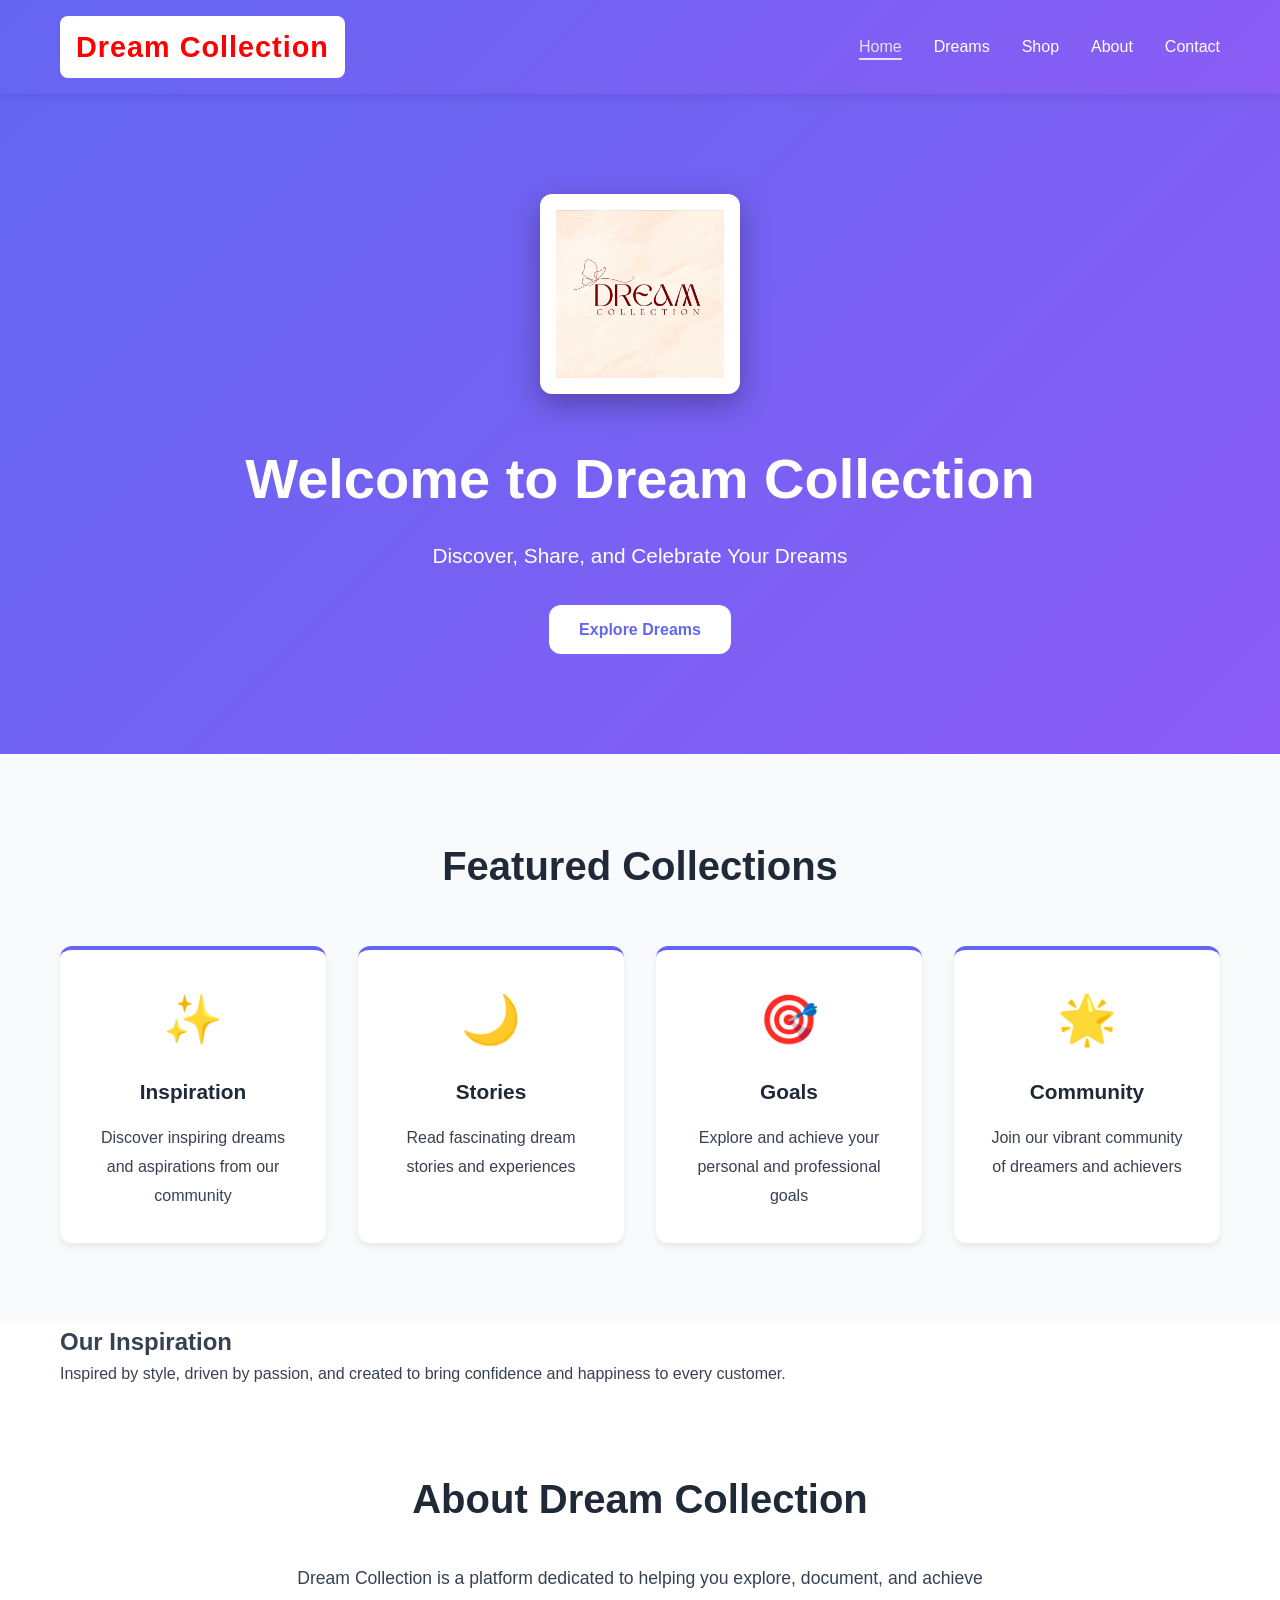
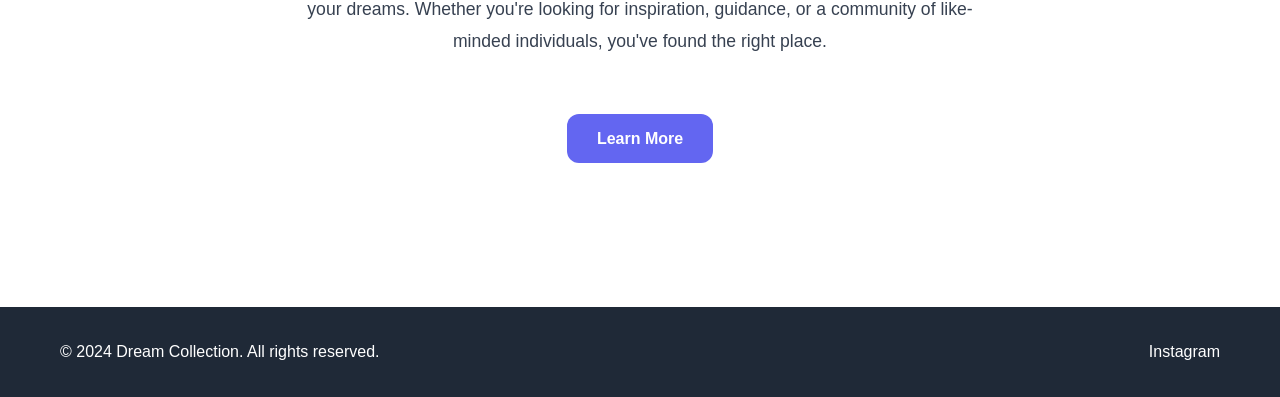
<file: index.html>
<!DOCTYPE html>
<html lang="en">
<head>
    <meta charset="UTF-8">
    <meta name="viewport" content="width=device-width, initial-scale=1.0">
    <title>Dream Collection - Explore Your Dreams</title>
    <link rel="stylesheet" href="styles.css">
</head>
<body>
    <!-- Navigation -->
    <nav class="navbar">
        <div class="container">
            <div class="logo">Dream Collection</div>
            <ul class="nav-menu">
                <li><a href="index.html" class="active">Home</a></li>
                <li><a href="dreams.html">Dreams</a></li>
                <li><a href="shop.html">Shop</a></li>
                <li><a href="about.html">About</a></li>
                <li><a href="contact.html">Contact</a></li>
            </ul>
        </div>
    </nav>

    <!-- Hero Section -->
    <section class="hero">
        <div class="hero-content">
            <div class="hero-logo">
                <img src="logo.jpg.jpeg" alt="Dream Collection Logo" class="logo-image">
            </div>
            <h1>Welcome to Dream Collection</h1>
            <p>Discover, Share, and Celebrate Your Dreams</p>
            <a href="dreams.html" class="btn btn-primary">Explore Dreams</a>
        </div>
    </section>

    <!-- Featured Section -->
    <section class="featured">
        <div class="container">
            <h2>Featured Collections</h2>
            <div class="featured-grid">
                <div class="card">
                    <div class="card-icon">✨</div>
                    <h3>Inspiration</h3>
                    <p>Discover inspiring dreams and aspirations from our community</p>
                </div>
                <div class="card">
                    <div class="card-icon">🌙</div>
                    <h3>Stories</h3>
                    <p>Read fascinating dream stories and experiences</p>
                </div>
                <div class="card">
                    <div class="card-icon">🎯</div>
                    <h3>Goals</h3>
                    <p>Explore and achieve your personal and professional goals</p>
                </div>
                <div class="card">
                    <div class="card-icon">🌟</div>
                    <h3>Community</h3>
                    <p>Join our vibrant community of dreamers and achievers</p>
                </div>
            </div>
        </div>
    </section>

    <!-- Our Inspiration Section -->
    <section class="inspiration">
        <div class="container">
            <h2>Our Inspiration</h2>
            <p>Inspired by style, driven by passion, and created to bring confidence and happiness to every customer.</p>
        </div>
    </section>

    <!-- About Section -->
    <section class="about-preview">
        <div class="container">
            <h2>About Dream Collection</h2>
            <p>Dream Collection is a platform dedicated to helping you explore, document, and achieve your dreams. Whether you're looking for inspiration, guidance, or a community of like-minded individuals, you've found the right place.</p>
            <a href="about.html" class="btn btn-secondary">Learn More</a>
        </div>
    </section>

    <!-- Footer -->
    <footer class="footer">
        <div class="container">
            <p>&copy; 2024 Dream Collection. All rights reserved.</p>
            <div class="social-links">
                <a href="https://instagram.com/dreamcollection.jewellery" target="_blank">Instagram</a>
            </div>
        </div>
    </footer>
</body>
</html>
</file>
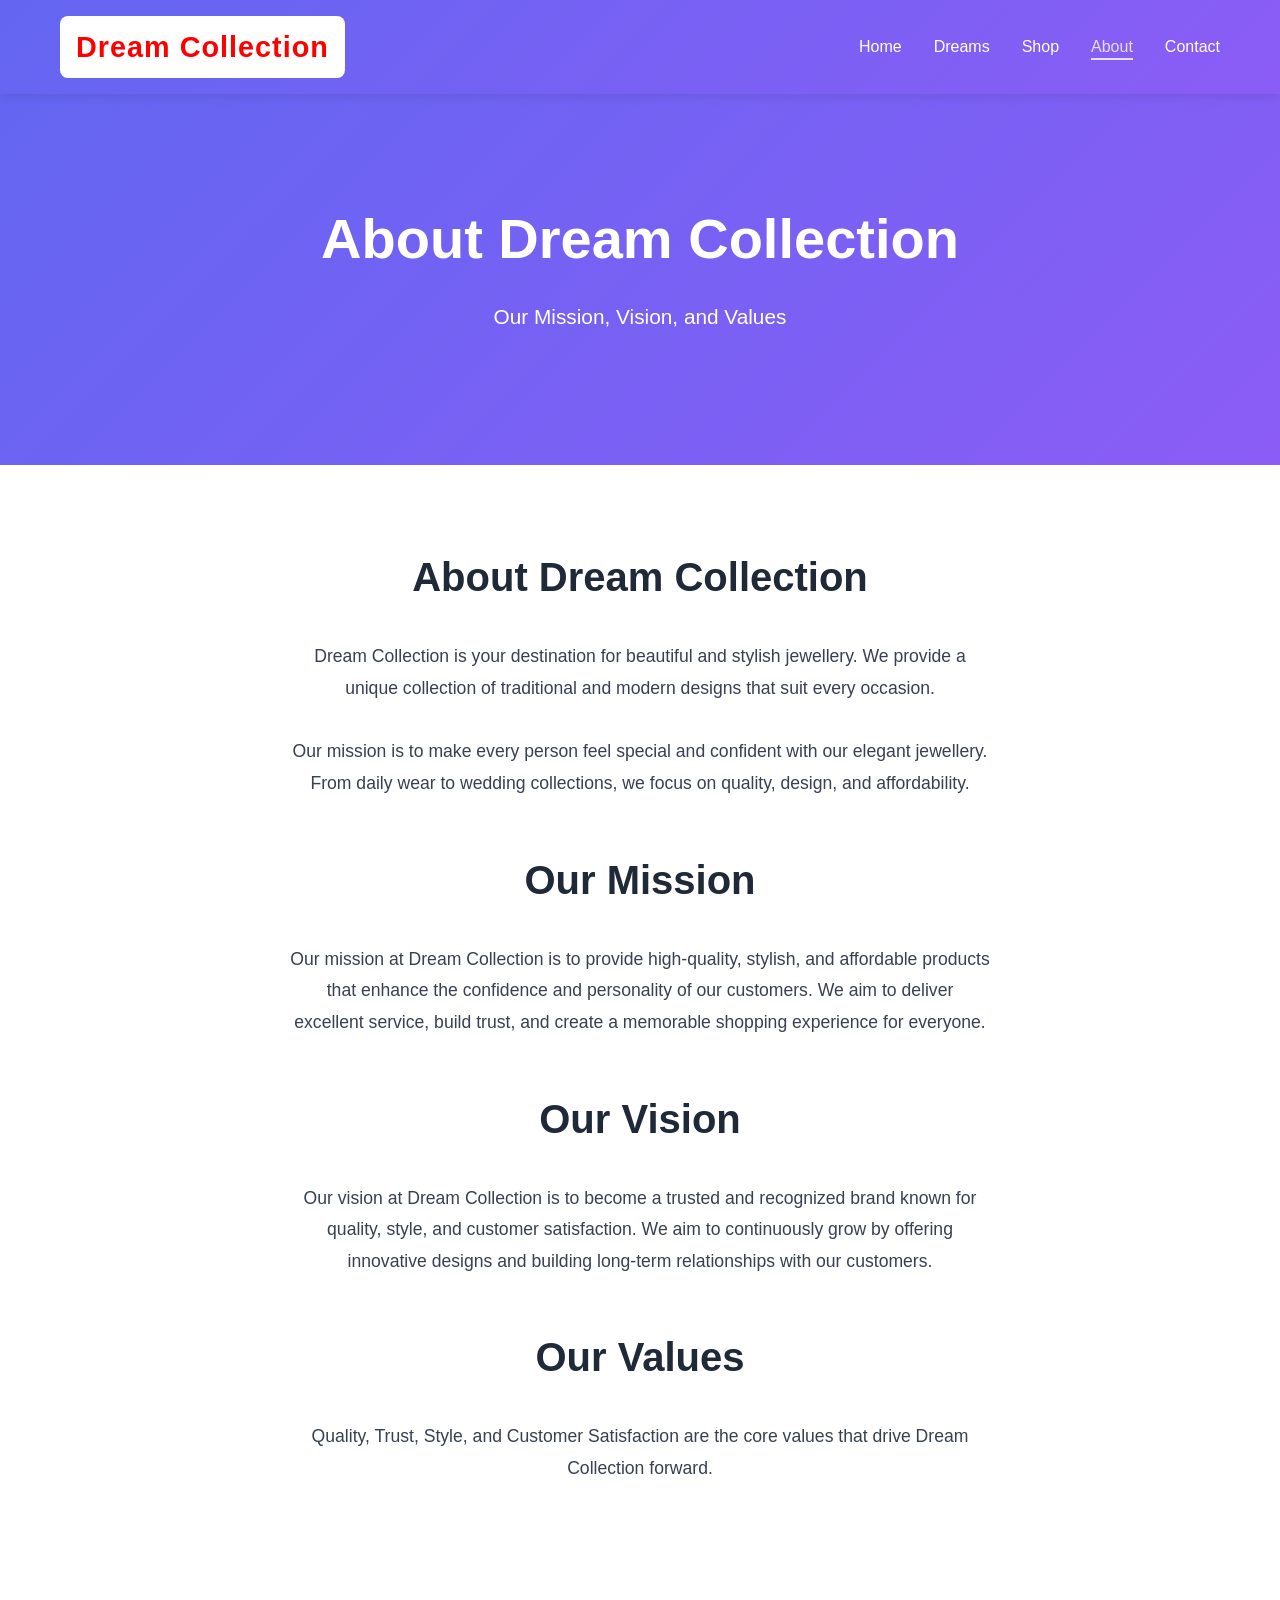
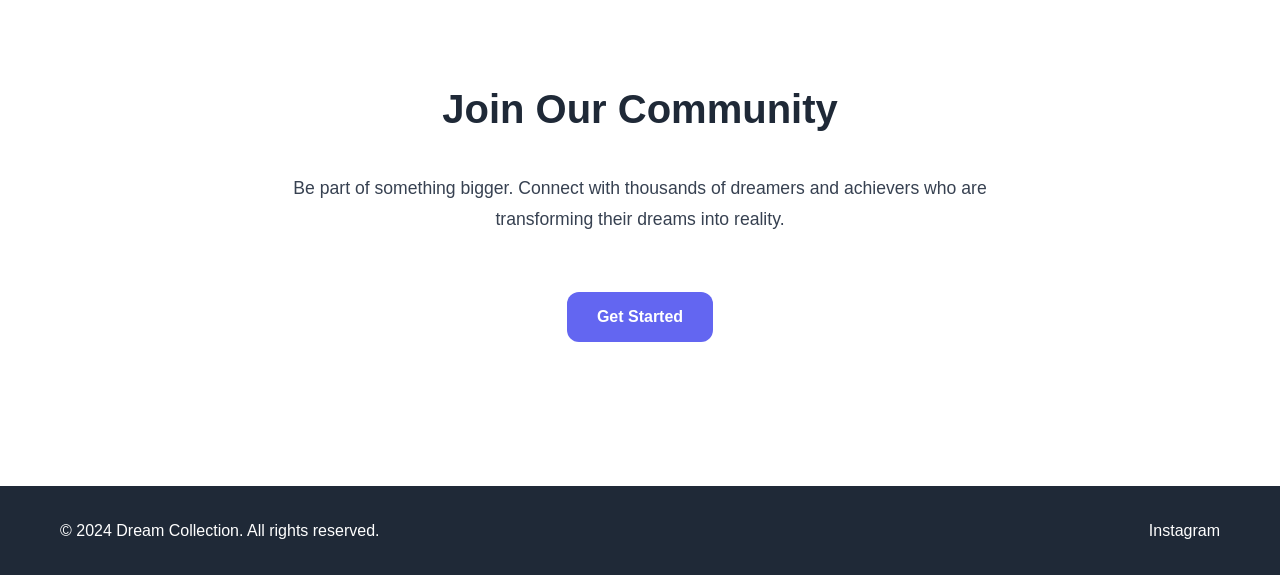
<file: about.html>
<!DOCTYPE html>
<html lang="en">
<head>
    <meta charset="UTF-8">
    <meta name="viewport" content="width=device-width, initial-scale=1.0">
    <title>About - Dream Collection</title>
    <link rel="stylesheet" href="styles.css">
</head>
<body>
    <!-- Navigation -->
    <nav class="navbar">
        <div class="container">
            <div class="logo">Dream Collection</div>
            <ul class="nav-menu">
                <li><a href="index.html">Home</a></li>
                <li><a href="dreams.html">Dreams</a></li>
                <li><a href="shop.html">Shop</a></li>
                <li><a href="about.html" class="active">About</a></li>
                <li><a href="contact.html">Contact</a></li>
            </ul>
        </div>
    </nav>

    <!-- Header -->
    <section class="hero" style="min-height: 300px;">
        <div class="hero-content">
            <h1>About Dream Collection</h1>
            <p>Our Mission, Vision, and Values</p>
        </div>
    </section>

    <!-- Content -->
    <section class="about-preview">
        <div class="container">
            <h2>About Dream Collection</h2>
            <p>Dream Collection is your destination for beautiful and stylish jewellery. We provide a unique collection of traditional and modern designs that suit every occasion.</p>
            
            <p style="margin-top: 1.5rem;">Our mission is to make every person feel special and confident with our elegant jewellery. From daily wear to wedding collections, we focus on quality, design, and affordability.</p>
            
            <h2 style="margin-top: 3rem;">Our Mission</h2>
            <p>Our mission at Dream Collection is to provide high-quality, stylish, and affordable products that enhance the confidence and personality of our customers. We aim to deliver excellent service, build trust, and create a memorable shopping experience for everyone.</p>
            
            <h2 style="margin-top: 3rem;">Our Vision</h2>
            <p>Our vision at Dream Collection is to become a trusted and recognized brand known for quality, style, and customer satisfaction. We aim to continuously grow by offering innovative designs and building long-term relationships with our customers.</p>
            
            <h2 style="margin-top: 3rem;">Our Values</h2>
            <p>Quality, Trust, Style, and Customer Satisfaction are the core values that drive Dream Collection forward.</p>
        </div>
    </section>

    <!-- CTA -->
    <section class="about-preview">
        <div class="container">
            <h2>Join Our Community</h2>
            <p>Be part of something bigger. Connect with thousands of dreamers and achievers who are transforming their dreams into reality.</p>
            <a href="contact.html" class="btn btn-secondary">Get Started</a>
        </div>
    </section>

    <!-- Footer -->
    <footer class="footer">
        <div class="container">
            <p>&copy; 2024 Dream Collection. All rights reserved.</p>
            <div class="social-links">
                <a href="https://instagram.com/dreamcollection.jewellery" target="_blank">Instagram</a>
            </div>
        </div>
    </footer>
</body>
</html>
</file>
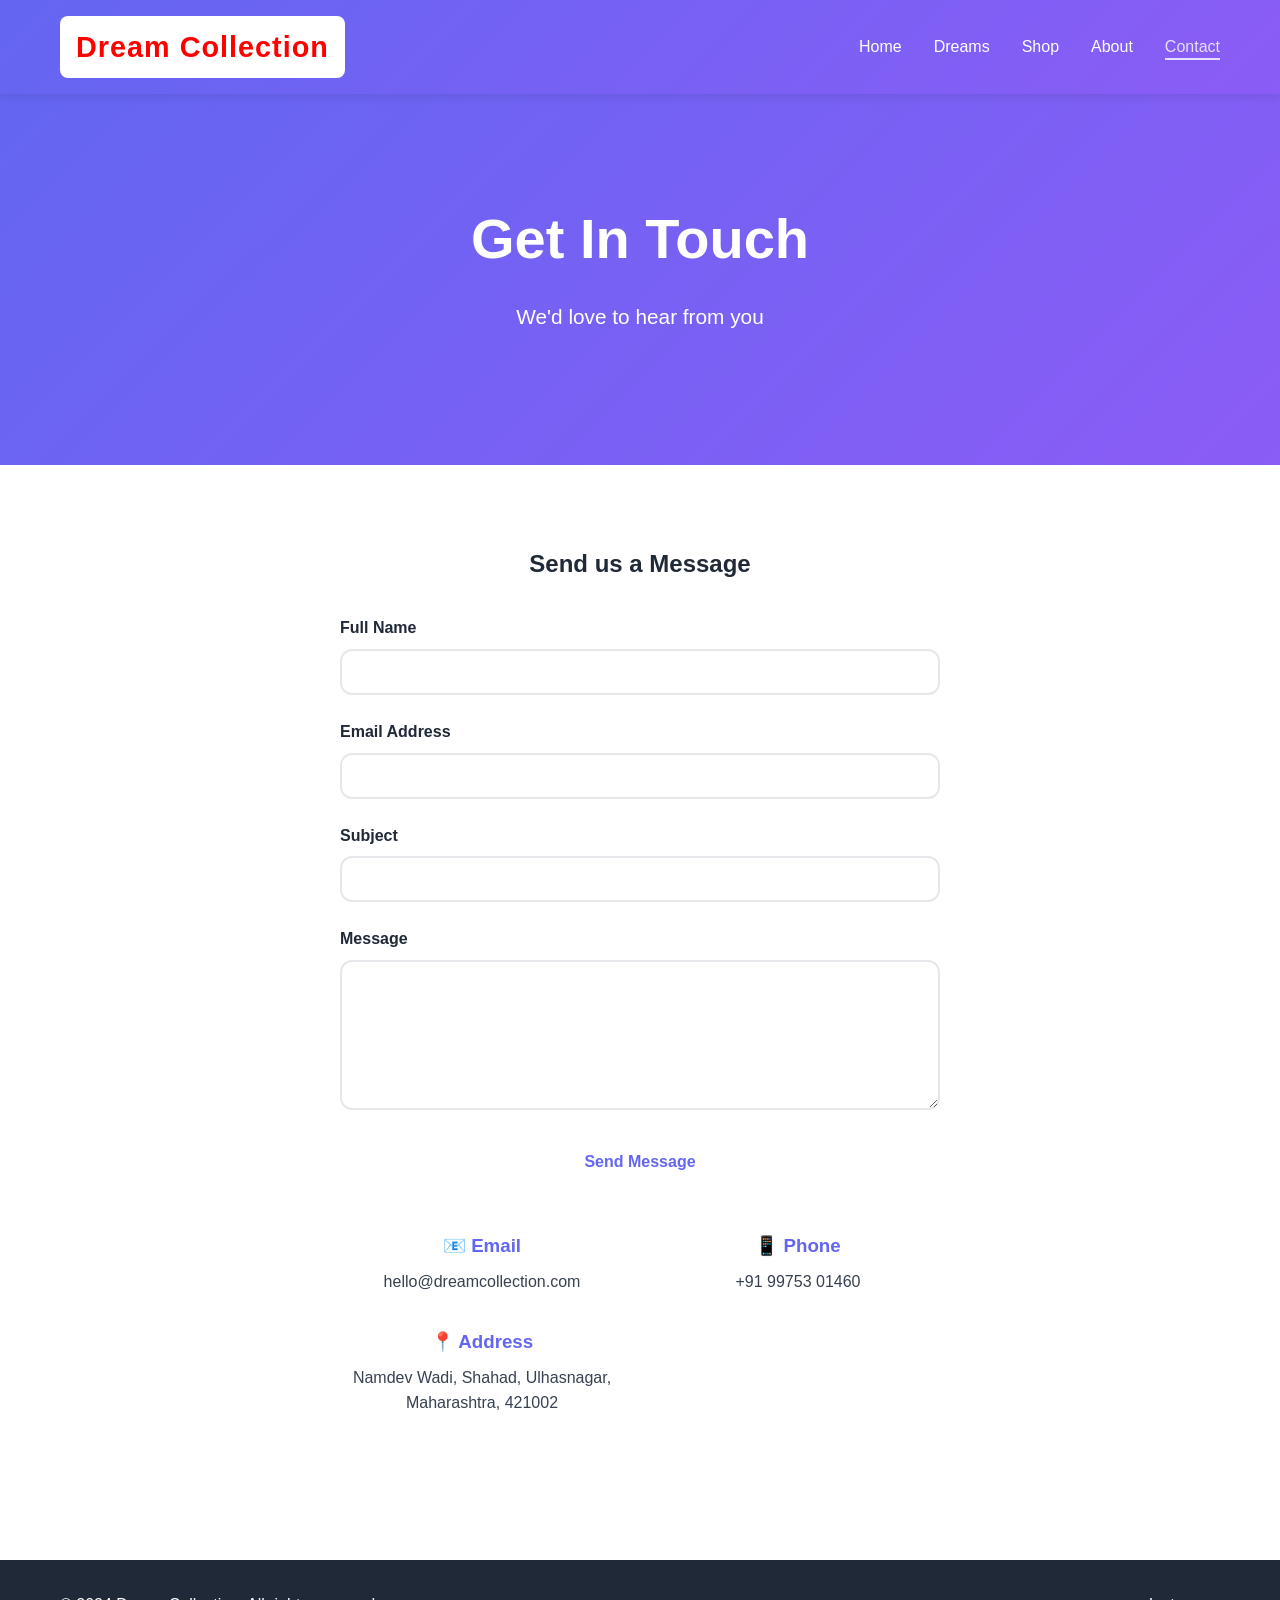
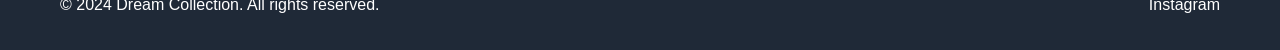
<file: contact.html>
<!DOCTYPE html>
<html lang="en">
<head>
    <meta charset="UTF-8">
    <meta name="viewport" content="width=device-width, initial-scale=1.0">
    <title>Contact - Dream Collection</title>
    <link rel="stylesheet" href="styles.css">
    <style>
        .contact-section {
            padding: 80px 20px;
        }

        .contact-container {
            max-width: 600px;
            margin: 0 auto;
        }

        .form-group {
            margin-bottom: 1.5rem;
        }

        .form-group label {
            display: block;
            margin-bottom: 0.5rem;
            font-weight: 600;
            color: var(--dark-color);
        }

        .form-group input,
        .form-group textarea {
            width: 100%;
            padding: 12px;
            border: 2px solid #e5e7eb;
            border-radius: var(--border-radius);
            font-family: inherit;
            font-size: 1rem;
            transition: var(--transition);
        }

        .form-group input:focus,
        .form-group textarea:focus {
            outline: none;
            border-color: var(--primary-color);
            box-shadow: 0 0 0 3px rgba(99, 102, 241, 0.1);
        }

        .form-group textarea {
            resize: vertical;
            min-height: 150px;
        }

        .form-submit {
            width: 100%;
        }

        .success-message {
            display: none;
            background-color: #d1fae5;
            color: #047857;
            padding: 1rem;
            border-radius: var(--border-radius);
            margin-top: 2rem;
            text-align: center;
        }

        .contact-info {
            display: grid;
            grid-template-columns: repeat(auto-fit, minmax(200px, 1fr));
            gap: 2rem;
            margin-top: 3rem;
            text-align: center;
        }

        .contact-info-item h3 {
            color: var(--primary-color);
            margin-bottom: 0.5rem;
        }
    </style>
</head>
<body>
    <!-- Navigation -->
    <nav class="navbar">
        <div class="container">
            <div class="logo">Dream Collection</div>
            <ul class="nav-menu">
                <li><a href="index.html">Home</a></li>
                <li><a href="dreams.html">Dreams</a></li>
                <li><a href="shop.html">Shop</a></li>
                <li><a href="about.html">About</a></li>
                <li><a href="contact.html" class="active">Contact</a></li>
            </ul>
        </div>
    </nav>

    <!-- Header -->
    <section class="hero" style="min-height: 300px;">
        <div class="hero-content">
            <h1>Get In Touch</h1>
            <p>We'd love to hear from you</p>
        </div>
    </section>

    <!-- Contact Form -->
    <section class="contact-section">
        <div class="contact-container">
            <h2 style="text-align: center; margin-bottom: 2rem; color: var(--dark-color);">Send us a Message</h2>
            
            <form id="contactForm">
                <div class="form-group">
                    <label for="name">Full Name</label>
                    <input type="text" id="name" name="name" required>
                </div>

                <div class="form-group">
                    <label for="email">Email Address</label>
                    <input type="email" id="email" name="email" required>
                </div>

                <div class="form-group">
                    <label for="subject">Subject</label>
                    <input type="text" id="subject" name="subject" required>
                </div>

                <div class="form-group">
                    <label for="message">Message</label>
                    <textarea id="message" name="message" required></textarea>
                </div>

                <button type="submit" class="btn btn-primary form-submit">Send Message</button>
                <div class="success-message" id="successMessage">
                    ✓ Thank you! Your message has been sent successfully.
                </div>
            </form>

            <div class="contact-info">
                <div class="contact-info-item">
                    <h3>📧 Email</h3>
                    <p><a href="mailto:hello@dreamcollection.com" style="color: var(--text-color); text-decoration: none;">hello@dreamcollection.com</a></p>
                </div>
                <div class="contact-info-item">
                    <h3>📱 Phone</h3>
                    <p><a href="tel:+919975301460" style="color: var(--text-color); text-decoration: none;">+91 99753 01460</a></p>
                </div>
                <div class="contact-info-item">
                    <h3>📍 Address</h3>
                    <p>Namdev Wadi, Shahad, Ulhasnagar, Maharashtra, 421002</p>
                </div>
            </div>
        </div>
    </section>

    <!-- Footer -->
    <footer class="footer">
        <div class="container">
            <p>&copy; 2024 Dream Collection. All rights reserved.</p>
            <div class="social-links">
                <a href="https://instagram.com/dreamcollection.jewellery" target="_blank">Instagram</a>
            </div>
        </div>
    </footer>

    <script>
        document.getElementById('contactForm').addEventListener('submit', function(e) {
            e.preventDefault();
            
            // Get form values
            const name = document.getElementById('name').value;
            const email = document.getElementById('email').value;
            const subject = document.getElementById('subject').value;
            const message = document.getElementById('message').value;
            
            // Simple validation
            if (name && email && subject && message) {
                // Show success message
                document.getElementById('successMessage').style.display = 'block';
                
                // Reset form
                this.reset();
                
                // Hide message after 4 seconds
                setTimeout(() => {
                    document.getElementById('successMessage').style.display = 'none';
                }, 4000);
                
                // Here you would typically send this data to a server
                console.log('Form submitted:', { name, email, subject, message });
            }
        });
    </script>
</body>
</html>
</file>
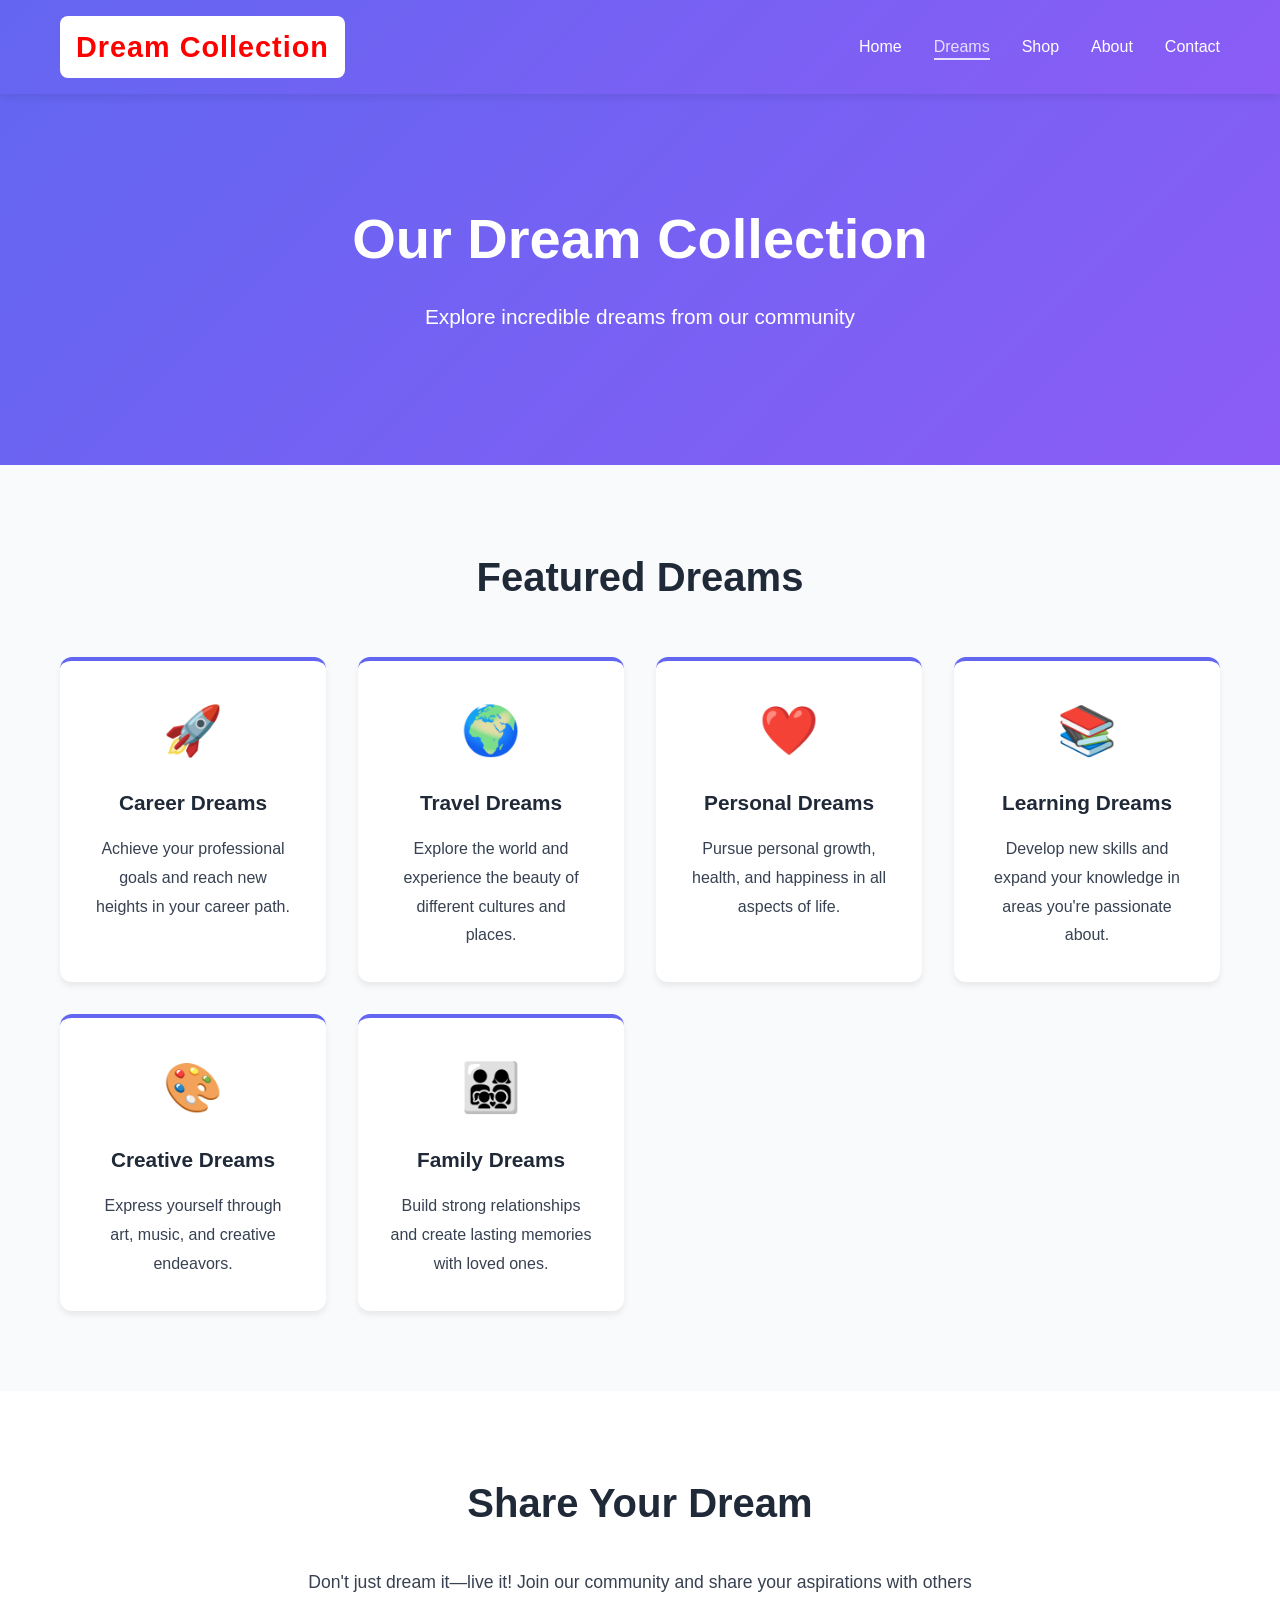
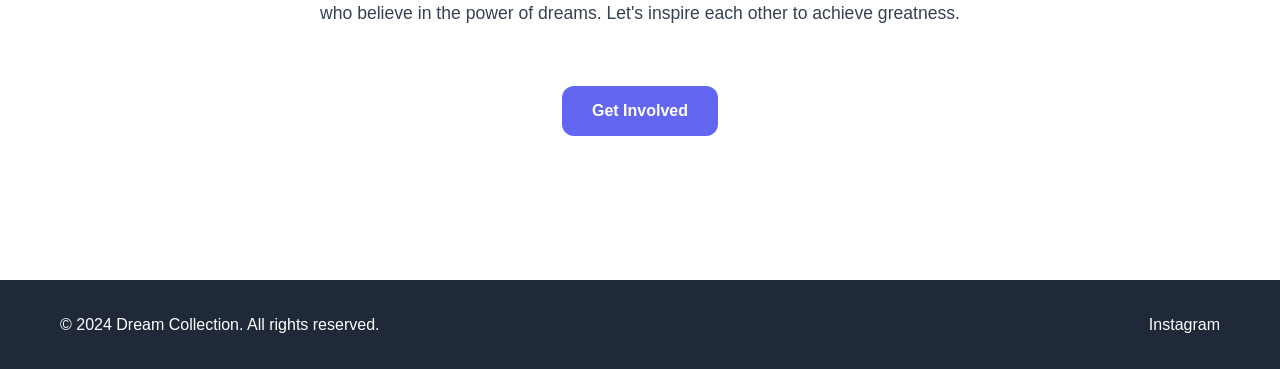
<file: dreams.html>
<!DOCTYPE html>
<html lang="en">
<head>
    <meta charset="UTF-8">
    <meta name="viewport" content="width=device-width, initial-scale=1.0">
    <title>Dreams - Dream Collection</title>
    <link rel="stylesheet" href="styles.css">
</head>
<body>
    <!-- Navigation -->
    <nav class="navbar">
        <div class="container">
            <div class="logo">Dream Collection</div>
            <ul class="nav-menu">
                <li><a href="index.html">Home</a></li>
                <li><a href="dreams.html" class="active">Dreams</a></li>
                <li><a href="shop.html">Shop</a></li>
                <li><a href="about.html">About</a></li>
                <li><a href="contact.html">Contact</a></li>
            </ul>
        </div>
    </nav>

    <!-- Header -->
    <section class="hero" style="min-height: 300px;">
        <div class="hero-content">
            <h1>Our Dream Collection</h1>
            <p>Explore incredible dreams from our community</p>
        </div>
    </section>

    <!-- Dreams Grid -->
    <section class="featured">
        <div class="container">
            <h2>Featured Dreams</h2>
            <div class="featured-grid">
                <div class="card">
                    <div class="card-icon">🚀</div>
                    <h3>Career Dreams</h3>
                    <p>Achieve your professional goals and reach new heights in your career path.</p>
                </div>
                <div class="card">
                    <div class="card-icon">🌍</div>
                    <h3>Travel Dreams</h3>
                    <p>Explore the world and experience the beauty of different cultures and places.</p>
                </div>
                <div class="card">
                    <div class="card-icon">❤️</div>
                    <h3>Personal Dreams</h3>
                    <p>Pursue personal growth, health, and happiness in all aspects of life.</p>
                </div>
                <div class="card">
                    <div class="card-icon">📚</div>
                    <h3>Learning Dreams</h3>
                    <p>Develop new skills and expand your knowledge in areas you're passionate about.</p>
                </div>
                <div class="card">
                    <div class="card-icon">🎨</div>
                    <h3>Creative Dreams</h3>
                    <p>Express yourself through art, music, and creative endeavors.</p>
                </div>
                <div class="card">
                    <div class="card-icon">👨‍👩‍👧‍👦</div>
                    <h3>Family Dreams</h3>
                    <p>Build strong relationships and create lasting memories with loved ones.</p>
                </div>
            </div>
        </div>
    </section>

    <!-- Call to Action -->
    <section class="about-preview">
        <div class="container">
            <h2>Share Your Dream</h2>
            <p>Don't just dream it—live it! Join our community and share your aspirations with others who believe in the power of dreams. Let's inspire each other to achieve greatness.</p>
            <a href="contact.html" class="btn btn-secondary">Get Involved</a>
        </div>
    </section>

    <!-- Footer -->
    <footer class="footer">
        <div class="container">
            <p>&copy; 2024 Dream Collection. All rights reserved.</p>
            <div class="social-links">
                <a href="https://instagram.com/dreamcollection.jewellery" target="_blank">Instagram</a>
            </div>
        </div>
    </footer>
</body>
</html>
</file>
<file: styles.css>
/* Reset and Base Styles */
* {
    margin: 0;
    padding: 0;
    box-sizing: border-box;
}

:root {
    --primary-color: #6366f1;
    --secondary-color: #8b5cf6;
    --dark-color: #1f2937;
    --light-color: #f9fafb;
    --text-color: #374151;
    --border-radius: 12px;
    --transition: all 0.3s ease;
}

body {
    font-family: 'Segoe UI', Tahoma, Geneva, Verdana, sans-serif;
    line-height: 1.6;
    color: var(--text-color);
    background-color: #ffffff;
}

.container {
    max-width: 1200px;
    margin: 0 auto;
    padding: 0 20px;
}

/* Navigation */
.navbar {
    background: linear-gradient(135deg, var(--primary-color) 0%, var(--secondary-color) 100%);
    padding: 1rem 0;
    position: sticky;
    top: 0;
    z-index: 1000;
    box-shadow: 0 2px 10px rgba(0,0,0,0.1);
}

.navbar .container {
    display: flex;
    justify-content: space-between;
    align-items: center;
}

.logo {
    font-size: 1.8rem;
    font-weight: bold;
    color: red;
    background-color: white;
    padding: 8px 16px;
    border-radius: 8px;
    letter-spacing: 1px;
}

.nav-menu {
    display: flex;
    list-style: none;
    gap: 2rem;
}

.nav-menu a {
    color: white;
    text-decoration: none;
    font-weight: 500;
    transition: var(--transition);
    position: relative;
}

.nav-menu a:hover,
.nav-menu a.active {
    opacity: 0.8;
}

.nav-menu a.active::after {
    content: '';
    position: absolute;
    bottom: -5px;
    left: 0;
    width: 100%;
    height: 2px;
    background-color: white;
}

/* Hero Section */
.hero {
    background: linear-gradient(135deg, var(--primary-color) 0%, var(--secondary-color) 100%);
    color: white;
    padding: 100px 20px;
    text-align: center;
    min-height: 500px;
    display: flex;
    align-items: center;
    justify-content: center;
}

.hero-content {
    max-width: 800px;
}

.hero-logo {
    margin-bottom: 2rem;
}

.logo-image {
    max-width: 200px;
    height: auto;
    border-radius: var(--border-radius);
    box-shadow: 0 10px 30px rgba(0,0,0,0.3);
    background-color: white;
    padding: 1rem;
}

.hero-content h1 {
    font-size: 3.5rem;
    margin-bottom: 1rem;
    animation: slideDown 0.8s ease;
}

.hero-content p {
    font-size: 1.3rem;
    margin-bottom: 2rem;
    opacity: 0.95;
    animation: slideUp 0.8s ease 0.2s both;
}

@keyframes slideDown {
    from {
        opacity: 0;
        transform: translateY(-30px);
    }
    to {
        opacity: 1;
        transform: translateY(0);
    }
}

@keyframes slideUp {
    from {
        opacity: 0;
        transform: translateY(30px);
    }
    to {
        opacity: 1;
        transform: translateY(0);
    }
}

/* Buttons */
.btn {
    display: inline-block;
    padding: 12px 30px;
    border-radius: var(--border-radius);
    text-decoration: none;
    font-weight: 600;
    transition: var(--transition);
    border: none;
    cursor: pointer;
    font-size: 1rem;
}

.btn-primary {
    background-color: white;
    color: var(--primary-color);
}

.btn-primary:hover {
    transform: translateY(-3px);
    box-shadow: 0 10px 20px rgba(0,0,0,0.2);
}

.btn-secondary {
    background-color: var(--primary-color);
    color: white;
    margin-top: 1.5rem;
}

.btn-secondary:hover {
    background-color: var(--secondary-color);
    transform: translateY(-3px);
    box-shadow: 0 10px 20px rgba(99, 102, 241, 0.3);
}

/* Featured Section */
.featured {
    padding: 80px 20px;
    background-color: var(--light-color);
}

.featured h2 {
    text-align: center;
    font-size: 2.5rem;
    margin-bottom: 3rem;
    color: var(--dark-color);
}

.featured-grid {
    display: grid;
    grid-template-columns: repeat(auto-fit, minmax(250px, 1fr));
    gap: 2rem;
}

.card {
    background: white;
    padding: 2rem;
    border-radius: var(--border-radius);
    text-align: center;
    box-shadow: 0 4px 6px rgba(0,0,0,0.07);
    transition: var(--transition);
    border-top: 4px solid var(--primary-color);
}

.card:hover {
    transform: translateY(-10px);
    box-shadow: 0 15px 30px rgba(0,0,0,0.15);
}

.card-icon {
    font-size: 3rem;
    margin-bottom: 1rem;
}

.card h3 {
    color: var(--dark-color);
    margin-bottom: 1rem;
    font-size: 1.3rem;
}

.card p {
    color: var(--text-color);
    line-height: 1.8;
}

/* About Preview Section */
.about-preview {
    padding: 80px 20px;
    text-align: center;
}

.about-preview h2 {
    font-size: 2.5rem;
    margin-bottom: 2rem;
    color: var(--dark-color);
}

.about-preview p {
    font-size: 1.1rem;
    color: var(--text-color);
    max-width: 700px;
    margin: 0 auto 2rem;
    line-height: 1.8;
}

/* Footer */
.footer {
    background-color: var(--dark-color);
    color: white;
    padding: 2rem;
    text-align: center;
    margin-top: 4rem;
}

.footer .container {
    display: flex;
    justify-content: space-between;
    align-items: center;
    flex-wrap: wrap;
    gap: 2rem;
}

.social-links {
    display: flex;
    gap: 1.5rem;
}

.social-links a {
    color: white;
    text-decoration: none;
    transition: var(--transition);
}

.social-links a:hover {
    color: var(--primary-color);
}

/* Responsive Design */
@media (max-width: 768px) {
    .nav-menu {
        gap: 1rem;
    }

    .hero-content h1 {
        font-size: 2.2rem;
    }

    .hero-content p {
        font-size: 1rem;
    }

    .logo-image {
        max-width: 150px;
    }

    .featured h2,
    .about-preview h2 {
        font-size: 2rem;
    }

    .footer .container {
        flex-direction: column;
    }
}

@media (max-width: 480px) {
    .nav-menu {
        gap: 0.5rem;
        font-size: 0.9rem;
    }

    .logo {
        font-size: 1.3rem;
    }

    .hero-content h1 {
        font-size: 1.8rem;
    }

    .logo-image {
        max-width: 120px;
    }

    .featured-grid {
        grid-template-columns: 1fr;
    }
}
</file>
